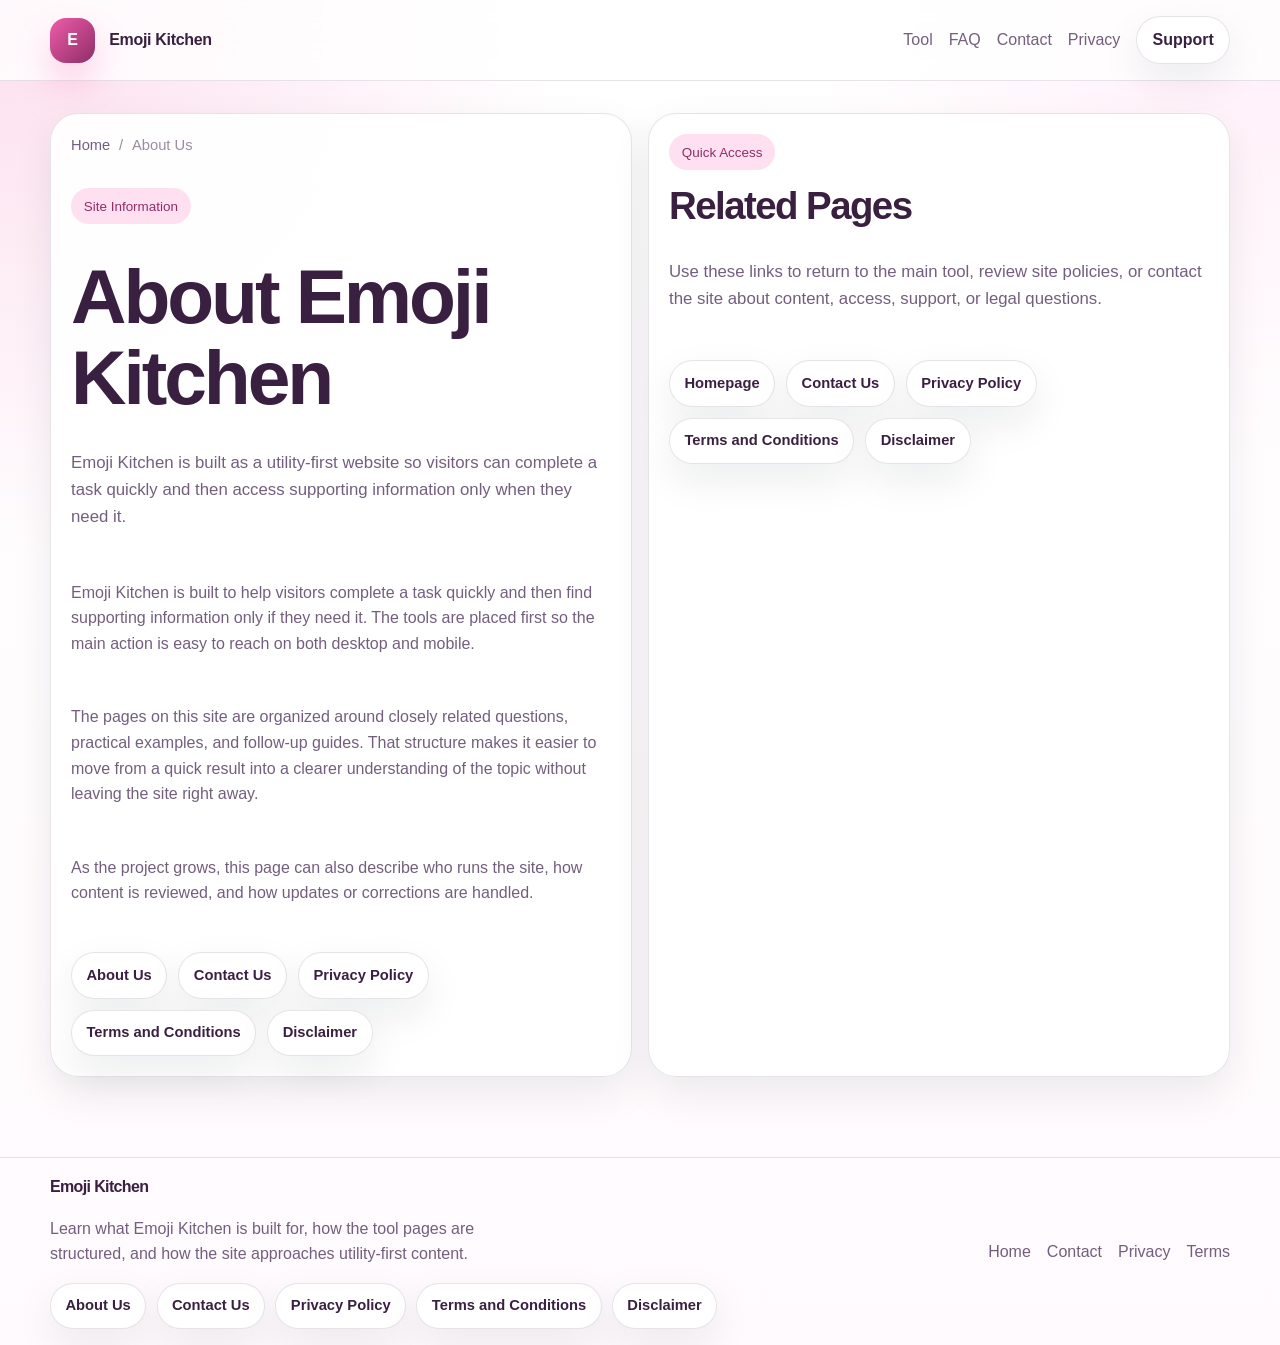
<file: about-us/index.html>
﻿<!DOCTYPE html>
<html lang="ja">
<head>
  <meta charset="utf-8">
  <meta name="viewport" content="width=device-width, initial-scale=1">
  <title>About Us | Emoji Kitchen</title>
  <meta name="description" content="Learn what Emoji Kitchen is built for, how the tool pages are structured, and how the site approaches utility-first content.">
  <meta name="robots" content="index,follow,max-image-preview:large,max-snippet:-1,max-video-preview:-1">
  <meta name="author" content="Emoji Kitchen">
  <link rel="canonical" href="https://xn--nckxbf7qn32rc1mgq3b.com/about-us/">
  <meta property="og:type" content="article">
  <meta property="og:title" content="About Us | Emoji Kitchen">
  <meta property="og:description" content="Learn what Emoji Kitchen is built for, how the tool pages are structured, and how the site approaches utility-first content.">
  <meta property="og:url" content="https://xn--nckxbf7qn32rc1mgq3b.com/about-us/">
  <meta property="og:site_name" content="Emoji Kitchen">
  <meta property="og:locale" content="ja_JP">
  <meta name="twitter:card" content="summary_large_image">
  <meta name="twitter:title" content="About Us | Emoji Kitchen">
  <meta name="twitter:description" content="Learn what Emoji Kitchen is built for, how the tool pages are structured, and how the site approaches utility-first content.">
  <link rel="stylesheet" href="../styles.css">
  <script type="application/ld+json">
  {
    "@context": "https://schema.org",
    "@type": "WebPage",
    "name": "About Us",
    "url": "https://xn--nckxbf7qn32rc1mgq3b.com/about-us/",
    "description": "Learn what Emoji Kitchen is built for, how the tool pages are structured, and how the site approaches utility-first content.",
    "isPartOf": { "@type": "WebSite", "name": "Emoji Kitchen", "url": "https://xn--nckxbf7qn32rc1mgq3b.com/" }
  }
  </script>
</head>
<body class="theme-emoji-candy">
  <header class="site-header">
    <div class="site-shell header-inner">
      <a class="brand" href="../index.html">
        <span class="brand-mark" aria-hidden="true">E</span>
        <span class="brand-title">Emoji Kitchen</span>
      </a>
      <div class="header-actions">
        <nav class="site-nav" aria-label="Primary">
          <a href="../index.html#tool">Tool</a>
<a href="../index.html#faq">FAQ</a>
<a href="../contact-us/index.html">Contact</a>
<a href="../privacy-policy/index.html">Privacy</a>
        </nav>
        <a class="support-trigger" href="https://ko-fi.com/myloveforyou" target="_blank" rel="nofollow sponsored noopener noreferrer">Support</a>
      </div>
    </div>
  </header>
  <main id="main-content">
    <section id="intro" class="hero">
      <div class="site-shell intro-layout">
        <div class="panel section-stack">
          <nav class="breadcrumbs" aria-label="Breadcrumb">
            <a href="../index.html">Home</a>
            <span>/</span>
            <span>About Us</span>
          </nav>
          <span class="eyebrow">Site Information</span>
          <h1>About Emoji Kitchen</h1>
          <p class="lede">Emoji Kitchen is built as a utility-first website so visitors can complete a task quickly and then access supporting information only when they need it.</p>
          <p>Emoji Kitchen is built to help visitors complete a task quickly and then find supporting information only if they need it. The tools are placed first so the main action is easy to reach on both desktop and mobile.</p>
          <p>The pages on this site are organized around closely related questions, practical examples, and follow-up guides. That structure makes it easier to move from a quick result into a clearer understanding of the topic without leaving the site right away.</p>
          <p>As the project grows, this page can also describe who runs the site, how content is reviewed, and how updates or corrections are handled.</p>
          <div class="inline-links" aria-label="Legal pages">
            <a class="inline-link" href="../about-us/index.html">About Us</a>
<a class="inline-link" href="../contact-us/index.html">Contact Us</a>
<a class="inline-link" href="../privacy-policy/index.html">Privacy Policy</a>
<a class="inline-link" href="../terms-and-conditions/index.html">Terms and Conditions</a>
<a class="inline-link" href="../disclaimer/index.html">Disclaimer</a>
          </div>
        </div>
        <aside class="panel section-stack">
          <span class="eyebrow">Quick Access</span>
          <h2>Related Pages</h2>
          <p class="lede">Use these links to return to the main tool, review site policies, or contact the site about content, access, support, or legal questions.</p>
          <div class="inline-links">
            <a class="inline-link" href="../index.html">Homepage</a>
            <a class="inline-link" href="../contact-us/index.html">Contact Us</a>
            <a class="inline-link" href="../privacy-policy/index.html">Privacy Policy</a>
            <a class="inline-link" href="../terms-and-conditions/index.html">Terms and Conditions</a>
            <a class="inline-link" href="../disclaimer/index.html">Disclaimer</a>
          </div>
        </aside>
      </div>
    </section>
  </main>
  <footer class="footer-wrap">
    <div class="site-shell footer-inner">
      <div>
        <strong class="brand-title">Emoji Kitchen</strong>
        <p class="footer-note">Learn what Emoji Kitchen is built for, how the tool pages are structured, and how the site approaches utility-first content.</p>
        <div class="footer-cluster" aria-label="Legal pages">
          <a class="inline-link" href="../about-us/index.html">About Us</a>
<a class="inline-link" href="../contact-us/index.html">Contact Us</a>
<a class="inline-link" href="../privacy-policy/index.html">Privacy Policy</a>
<a class="inline-link" href="../terms-and-conditions/index.html">Terms and Conditions</a>
<a class="inline-link" href="../disclaimer/index.html">Disclaimer</a>
        </div>
      </div>
      <nav class="site-nav" aria-label="Footer">
        <a href="../index.html">Home</a>
        <a href="../contact-us/index.html">Contact</a>
        <a href="../privacy-policy/index.html">Privacy</a>
        <a href="../terms-and-conditions/index.html">Terms</a>
      </nav>
    </div>
  </footer>
</body>
</html>
</file>
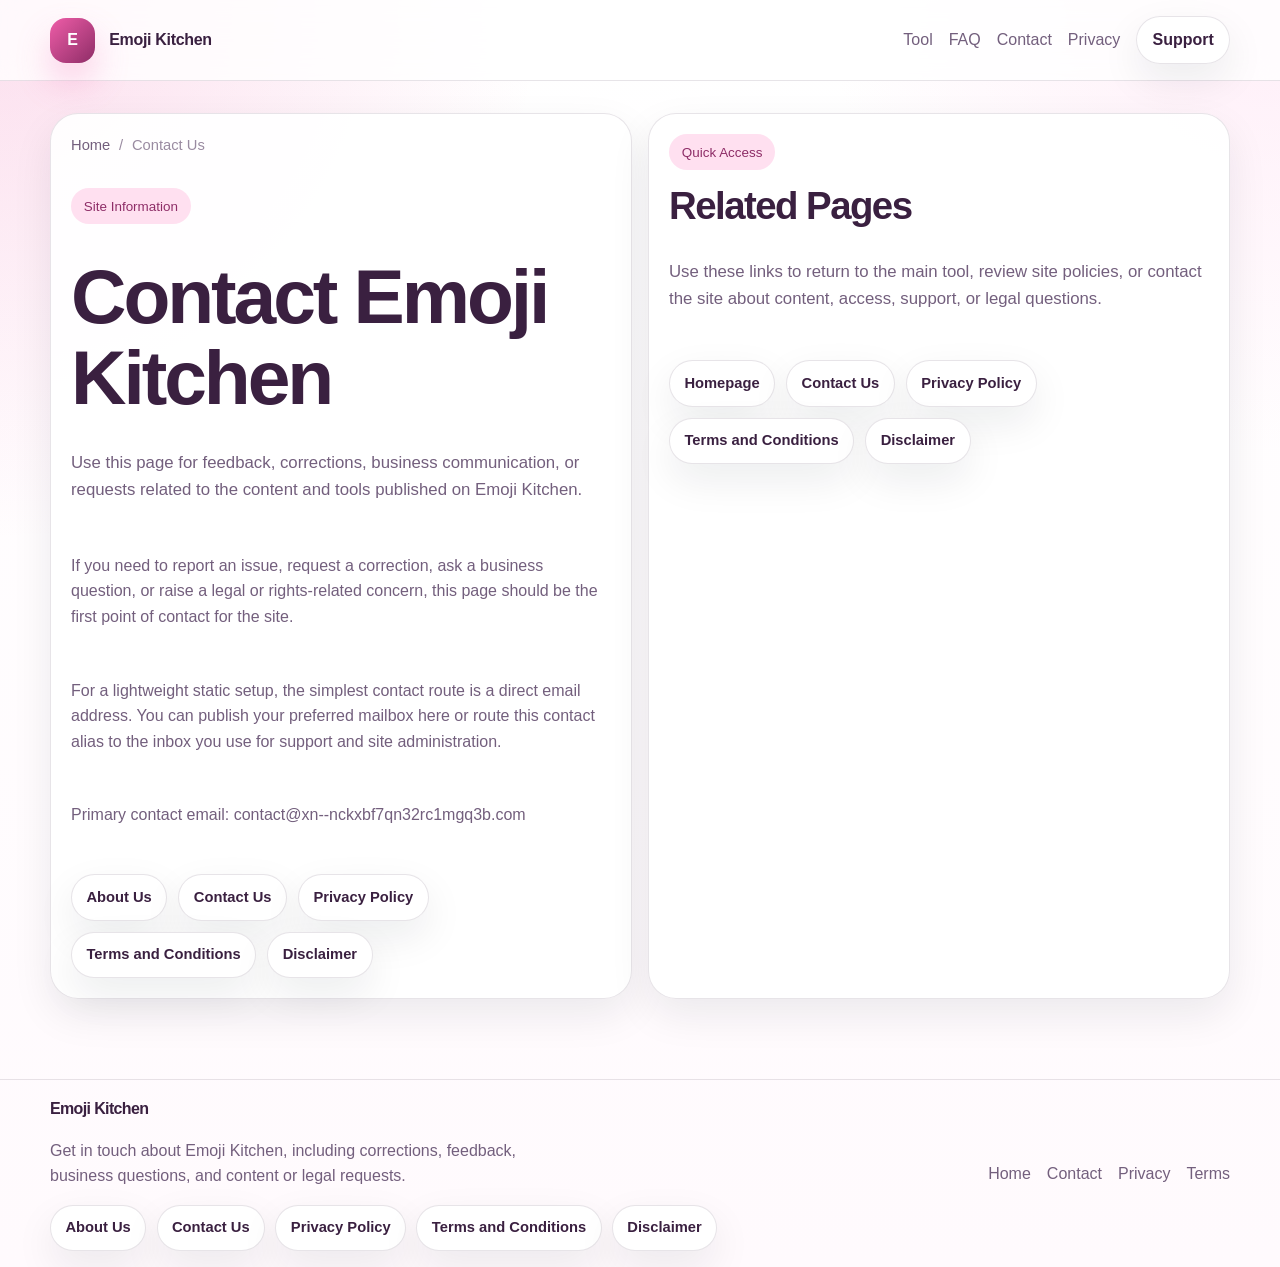
<file: contact-us/index.html>
﻿<!DOCTYPE html>
<html lang="ja">
<head>
  <meta charset="utf-8">
  <meta name="viewport" content="width=device-width, initial-scale=1">
  <title>Contact Us | Emoji Kitchen</title>
  <meta name="description" content="Get in touch about Emoji Kitchen, including corrections, feedback, business questions, and content or legal requests.">
  <meta name="robots" content="index,follow,max-image-preview:large,max-snippet:-1,max-video-preview:-1">
  <meta name="author" content="Emoji Kitchen">
  <link rel="canonical" href="https://xn--nckxbf7qn32rc1mgq3b.com/contact-us/">
  <meta property="og:type" content="article">
  <meta property="og:title" content="Contact Us | Emoji Kitchen">
  <meta property="og:description" content="Get in touch about Emoji Kitchen, including corrections, feedback, business questions, and content or legal requests.">
  <meta property="og:url" content="https://xn--nckxbf7qn32rc1mgq3b.com/contact-us/">
  <meta property="og:site_name" content="Emoji Kitchen">
  <meta property="og:locale" content="ja_JP">
  <meta name="twitter:card" content="summary_large_image">
  <meta name="twitter:title" content="Contact Us | Emoji Kitchen">
  <meta name="twitter:description" content="Get in touch about Emoji Kitchen, including corrections, feedback, business questions, and content or legal requests.">
  <link rel="stylesheet" href="../styles.css">
  <script type="application/ld+json">
  {
    "@context": "https://schema.org",
    "@type": "WebPage",
    "name": "Contact Us",
    "url": "https://xn--nckxbf7qn32rc1mgq3b.com/contact-us/",
    "description": "Get in touch about Emoji Kitchen, including corrections, feedback, business questions, and content or legal requests.",
    "isPartOf": { "@type": "WebSite", "name": "Emoji Kitchen", "url": "https://xn--nckxbf7qn32rc1mgq3b.com/" }
  }
  </script>
</head>
<body class="theme-emoji-candy">
  <header class="site-header">
    <div class="site-shell header-inner">
      <a class="brand" href="../index.html">
        <span class="brand-mark" aria-hidden="true">E</span>
        <span class="brand-title">Emoji Kitchen</span>
      </a>
      <div class="header-actions">
        <nav class="site-nav" aria-label="Primary">
          <a href="../index.html#tool">Tool</a>
<a href="../index.html#faq">FAQ</a>
<a href="../contact-us/index.html">Contact</a>
<a href="../privacy-policy/index.html">Privacy</a>
        </nav>
        <a class="support-trigger" href="https://ko-fi.com/myloveforyou" target="_blank" rel="nofollow sponsored noopener noreferrer">Support</a>
      </div>
    </div>
  </header>
  <main id="main-content">
    <section id="intro" class="hero">
      <div class="site-shell intro-layout">
        <div class="panel section-stack">
          <nav class="breadcrumbs" aria-label="Breadcrumb">
            <a href="../index.html">Home</a>
            <span>/</span>
            <span>Contact Us</span>
          </nav>
          <span class="eyebrow">Site Information</span>
          <h1>Contact Emoji Kitchen</h1>
          <p class="lede">Use this page for feedback, corrections, business communication, or requests related to the content and tools published on Emoji Kitchen.</p>
          <p>If you need to report an issue, request a correction, ask a business question, or raise a legal or rights-related concern, this page should be the first point of contact for the site.</p>
          <p>For a lightweight static setup, the simplest contact route is a direct email address. You can publish your preferred mailbox here or route this contact alias to the inbox you use for support and site administration.</p>
          <p>Primary contact email: contact@xn--nckxbf7qn32rc1mgq3b.com</p>
          <div class="inline-links" aria-label="Legal pages">
            <a class="inline-link" href="../about-us/index.html">About Us</a>
<a class="inline-link" href="../contact-us/index.html">Contact Us</a>
<a class="inline-link" href="../privacy-policy/index.html">Privacy Policy</a>
<a class="inline-link" href="../terms-and-conditions/index.html">Terms and Conditions</a>
<a class="inline-link" href="../disclaimer/index.html">Disclaimer</a>
          </div>
        </div>
        <aside class="panel section-stack">
          <span class="eyebrow">Quick Access</span>
          <h2>Related Pages</h2>
          <p class="lede">Use these links to return to the main tool, review site policies, or contact the site about content, access, support, or legal questions.</p>
          <div class="inline-links">
            <a class="inline-link" href="../index.html">Homepage</a>
            <a class="inline-link" href="../contact-us/index.html">Contact Us</a>
            <a class="inline-link" href="../privacy-policy/index.html">Privacy Policy</a>
            <a class="inline-link" href="../terms-and-conditions/index.html">Terms and Conditions</a>
            <a class="inline-link" href="../disclaimer/index.html">Disclaimer</a>
          </div>
        </aside>
      </div>
    </section>
  </main>
  <footer class="footer-wrap">
    <div class="site-shell footer-inner">
      <div>
        <strong class="brand-title">Emoji Kitchen</strong>
        <p class="footer-note">Get in touch about Emoji Kitchen, including corrections, feedback, business questions, and content or legal requests.</p>
        <div class="footer-cluster" aria-label="Legal pages">
          <a class="inline-link" href="../about-us/index.html">About Us</a>
<a class="inline-link" href="../contact-us/index.html">Contact Us</a>
<a class="inline-link" href="../privacy-policy/index.html">Privacy Policy</a>
<a class="inline-link" href="../terms-and-conditions/index.html">Terms and Conditions</a>
<a class="inline-link" href="../disclaimer/index.html">Disclaimer</a>
        </div>
      </div>
      <nav class="site-nav" aria-label="Footer">
        <a href="../index.html">Home</a>
        <a href="../contact-us/index.html">Contact</a>
        <a href="../privacy-policy/index.html">Privacy</a>
        <a href="../terms-and-conditions/index.html">Terms</a>
      </nav>
    </div>
  </footer>
</body>
</html>
</file>
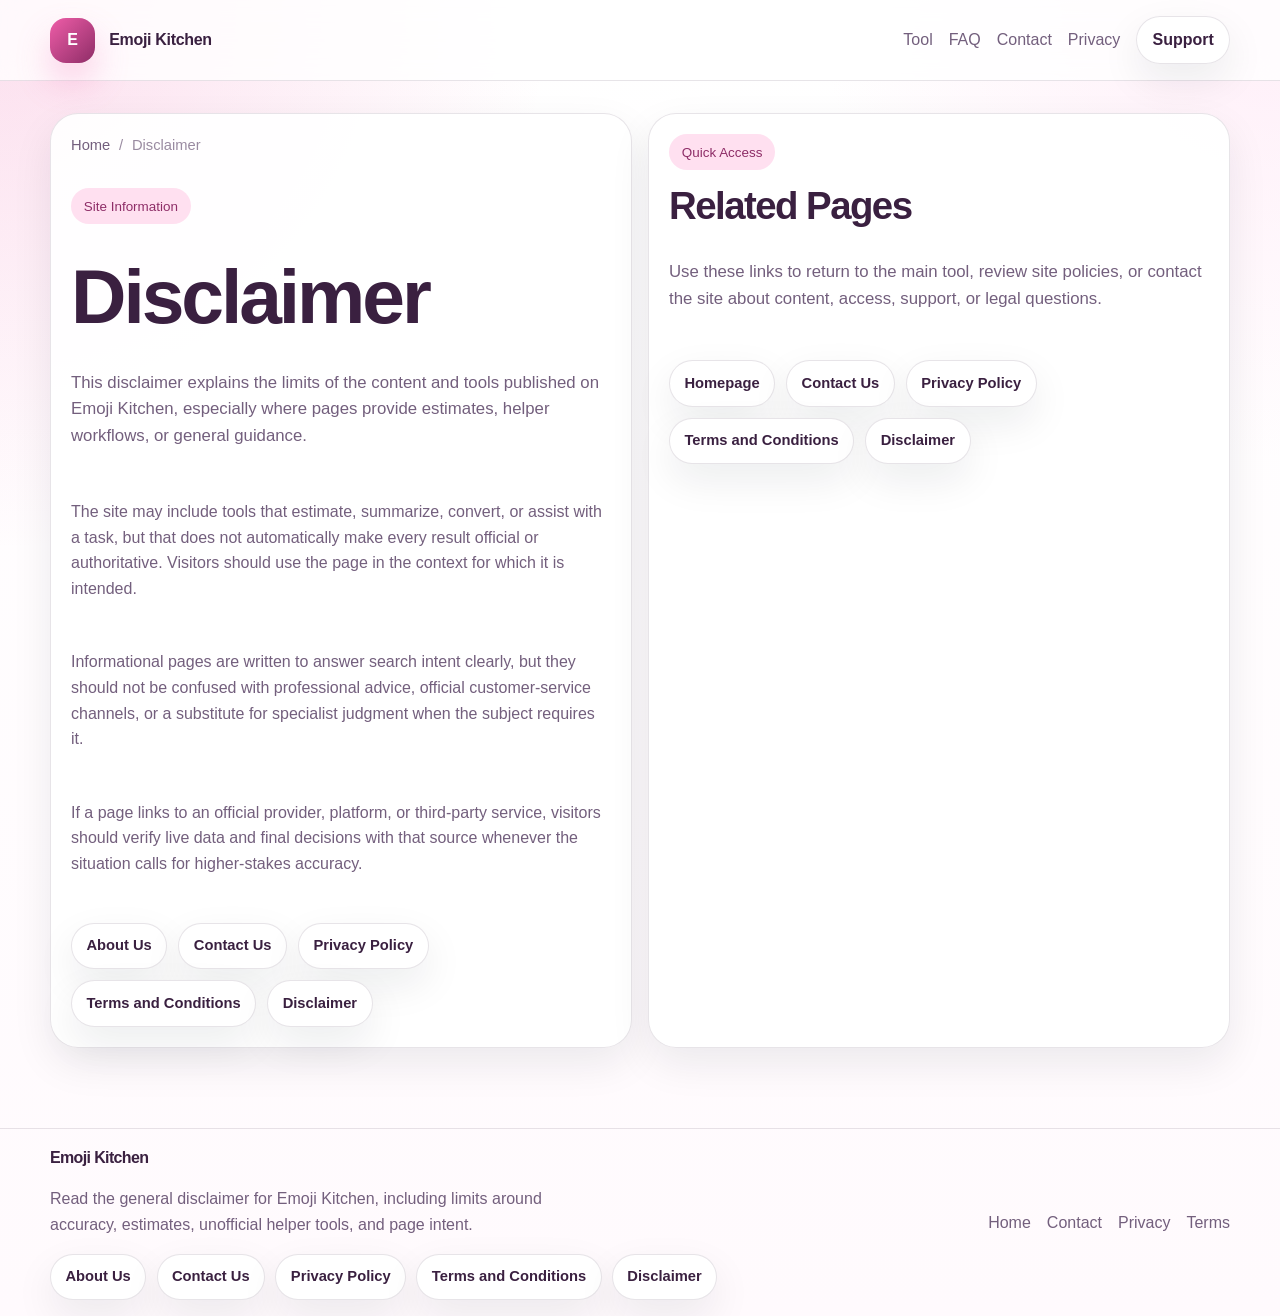
<file: disclaimer/index.html>
﻿<!DOCTYPE html>
<html lang="ja">
<head>
  <meta charset="utf-8">
  <meta name="viewport" content="width=device-width, initial-scale=1">
  <title>Disclaimer | Emoji Kitchen</title>
  <meta name="description" content="Read the general disclaimer for Emoji Kitchen, including limits around accuracy, estimates, unofficial helper tools, and page intent.">
  <meta name="robots" content="index,follow,max-image-preview:large,max-snippet:-1,max-video-preview:-1">
  <meta name="author" content="Emoji Kitchen">
  <link rel="canonical" href="https://xn--nckxbf7qn32rc1mgq3b.com/disclaimer/">
  <meta property="og:type" content="article">
  <meta property="og:title" content="Disclaimer | Emoji Kitchen">
  <meta property="og:description" content="Read the general disclaimer for Emoji Kitchen, including limits around accuracy, estimates, unofficial helper tools, and page intent.">
  <meta property="og:url" content="https://xn--nckxbf7qn32rc1mgq3b.com/disclaimer/">
  <meta property="og:site_name" content="Emoji Kitchen">
  <meta property="og:locale" content="ja_JP">
  <meta name="twitter:card" content="summary_large_image">
  <meta name="twitter:title" content="Disclaimer | Emoji Kitchen">
  <meta name="twitter:description" content="Read the general disclaimer for Emoji Kitchen, including limits around accuracy, estimates, unofficial helper tools, and page intent.">
  <link rel="stylesheet" href="../styles.css">
  <script type="application/ld+json">
  {
    "@context": "https://schema.org",
    "@type": "WebPage",
    "name": "Disclaimer",
    "url": "https://xn--nckxbf7qn32rc1mgq3b.com/disclaimer/",
    "description": "Read the general disclaimer for Emoji Kitchen, including limits around accuracy, estimates, unofficial helper tools, and page intent.",
    "isPartOf": { "@type": "WebSite", "name": "Emoji Kitchen", "url": "https://xn--nckxbf7qn32rc1mgq3b.com/" }
  }
  </script>
</head>
<body class="theme-emoji-candy">
  <header class="site-header">
    <div class="site-shell header-inner">
      <a class="brand" href="../index.html">
        <span class="brand-mark" aria-hidden="true">E</span>
        <span class="brand-title">Emoji Kitchen</span>
      </a>
      <div class="header-actions">
        <nav class="site-nav" aria-label="Primary">
          <a href="../index.html#tool">Tool</a>
<a href="../index.html#faq">FAQ</a>
<a href="../contact-us/index.html">Contact</a>
<a href="../privacy-policy/index.html">Privacy</a>
        </nav>
        <a class="support-trigger" href="https://ko-fi.com/myloveforyou" target="_blank" rel="nofollow sponsored noopener noreferrer">Support</a>
      </div>
    </div>
  </header>
  <main id="main-content">
    <section id="intro" class="hero">
      <div class="site-shell intro-layout">
        <div class="panel section-stack">
          <nav class="breadcrumbs" aria-label="Breadcrumb">
            <a href="../index.html">Home</a>
            <span>/</span>
            <span>Disclaimer</span>
          </nav>
          <span class="eyebrow">Site Information</span>
          <h1>Disclaimer</h1>
          <p class="lede">This disclaimer explains the limits of the content and tools published on Emoji Kitchen, especially where pages provide estimates, helper workflows, or general guidance.</p>
          <p>The site may include tools that estimate, summarize, convert, or assist with a task, but that does not automatically make every result official or authoritative. Visitors should use the page in the context for which it is intended.</p>
          <p>Informational pages are written to answer search intent clearly, but they should not be confused with professional advice, official customer-service channels, or a substitute for specialist judgment when the subject requires it.</p>
          <p>If a page links to an official provider, platform, or third-party service, visitors should verify live data and final decisions with that source whenever the situation calls for higher-stakes accuracy.</p>
          <div class="inline-links" aria-label="Legal pages">
            <a class="inline-link" href="../about-us/index.html">About Us</a>
<a class="inline-link" href="../contact-us/index.html">Contact Us</a>
<a class="inline-link" href="../privacy-policy/index.html">Privacy Policy</a>
<a class="inline-link" href="../terms-and-conditions/index.html">Terms and Conditions</a>
<a class="inline-link" href="../disclaimer/index.html">Disclaimer</a>
          </div>
        </div>
        <aside class="panel section-stack">
          <span class="eyebrow">Quick Access</span>
          <h2>Related Pages</h2>
          <p class="lede">Use these links to return to the main tool, review site policies, or contact the site about content, access, support, or legal questions.</p>
          <div class="inline-links">
            <a class="inline-link" href="../index.html">Homepage</a>
            <a class="inline-link" href="../contact-us/index.html">Contact Us</a>
            <a class="inline-link" href="../privacy-policy/index.html">Privacy Policy</a>
            <a class="inline-link" href="../terms-and-conditions/index.html">Terms and Conditions</a>
            <a class="inline-link" href="../disclaimer/index.html">Disclaimer</a>
          </div>
        </aside>
      </div>
    </section>
  </main>
  <footer class="footer-wrap">
    <div class="site-shell footer-inner">
      <div>
        <strong class="brand-title">Emoji Kitchen</strong>
        <p class="footer-note">Read the general disclaimer for Emoji Kitchen, including limits around accuracy, estimates, unofficial helper tools, and page intent.</p>
        <div class="footer-cluster" aria-label="Legal pages">
          <a class="inline-link" href="../about-us/index.html">About Us</a>
<a class="inline-link" href="../contact-us/index.html">Contact Us</a>
<a class="inline-link" href="../privacy-policy/index.html">Privacy Policy</a>
<a class="inline-link" href="../terms-and-conditions/index.html">Terms and Conditions</a>
<a class="inline-link" href="../disclaimer/index.html">Disclaimer</a>
        </div>
      </div>
      <nav class="site-nav" aria-label="Footer">
        <a href="../index.html">Home</a>
        <a href="../contact-us/index.html">Contact</a>
        <a href="../privacy-policy/index.html">Privacy</a>
        <a href="../terms-and-conditions/index.html">Terms</a>
      </nav>
    </div>
  </footer>
</body>
</html>
</file>
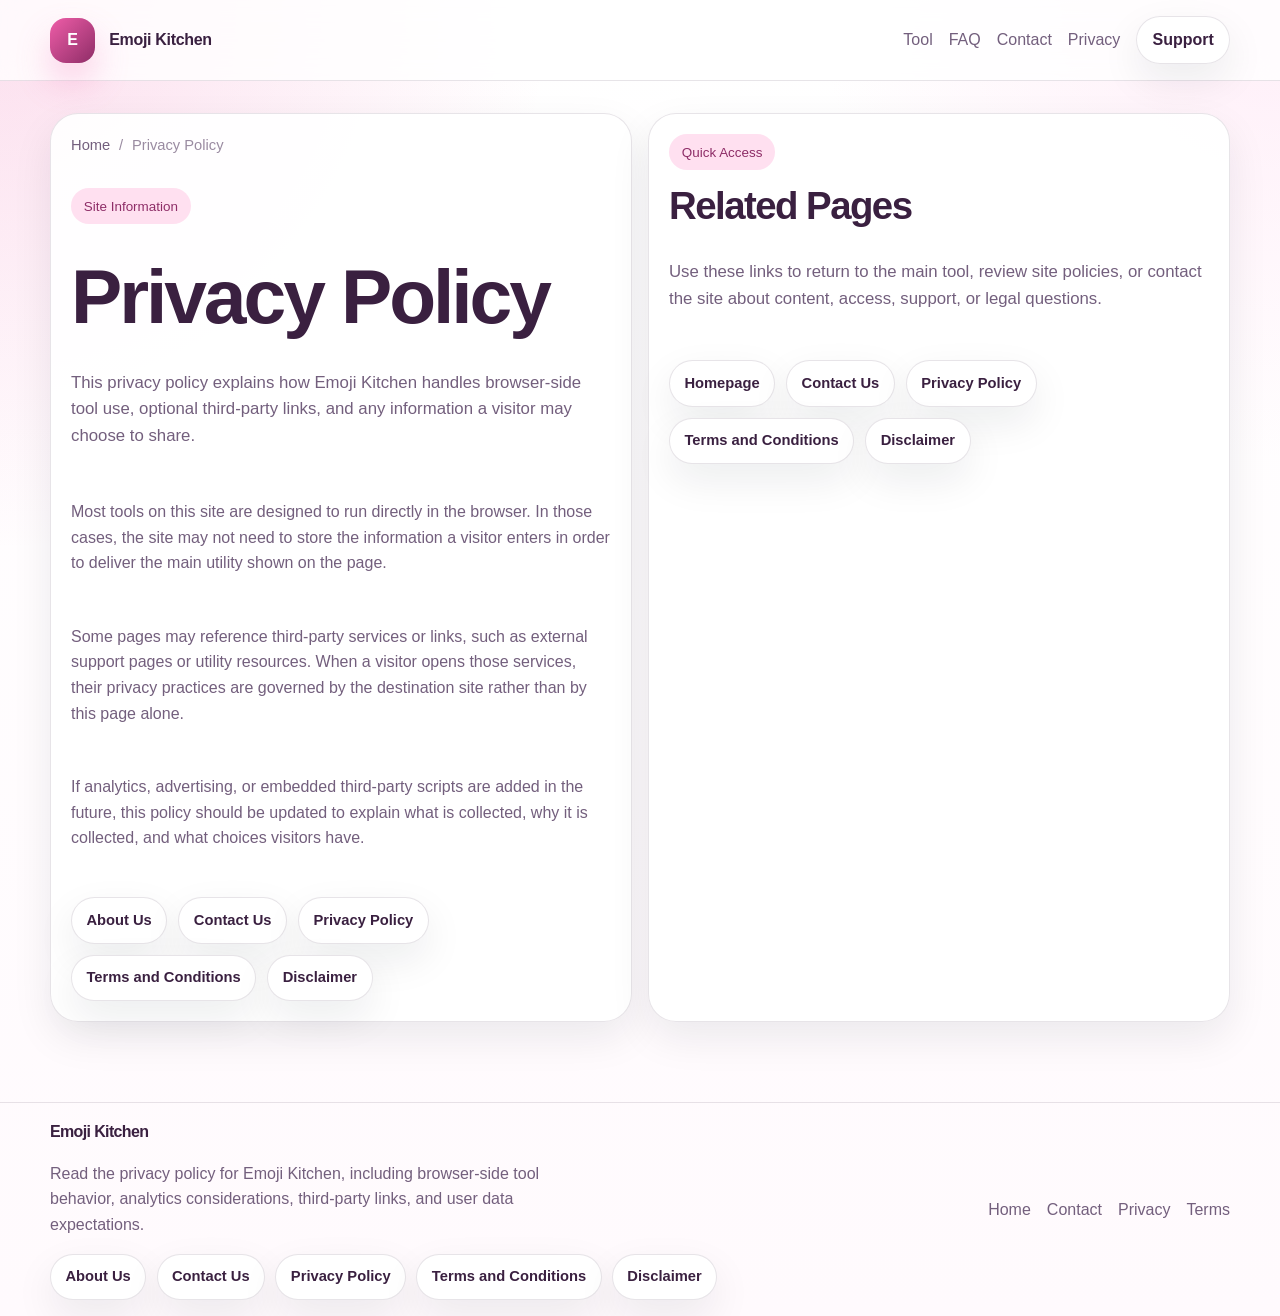
<file: privacy-policy/index.html>
﻿<!DOCTYPE html>
<html lang="ja">
<head>
  <meta charset="utf-8">
  <meta name="viewport" content="width=device-width, initial-scale=1">
  <title>Privacy Policy | Emoji Kitchen</title>
  <meta name="description" content="Read the privacy policy for Emoji Kitchen, including browser-side tool behavior, analytics considerations, third-party links, and user data expectations.">
  <meta name="robots" content="index,follow,max-image-preview:large,max-snippet:-1,max-video-preview:-1">
  <meta name="author" content="Emoji Kitchen">
  <link rel="canonical" href="https://xn--nckxbf7qn32rc1mgq3b.com/privacy-policy/">
  <meta property="og:type" content="article">
  <meta property="og:title" content="Privacy Policy | Emoji Kitchen">
  <meta property="og:description" content="Read the privacy policy for Emoji Kitchen, including browser-side tool behavior, analytics considerations, third-party links, and user data expectations.">
  <meta property="og:url" content="https://xn--nckxbf7qn32rc1mgq3b.com/privacy-policy/">
  <meta property="og:site_name" content="Emoji Kitchen">
  <meta property="og:locale" content="ja_JP">
  <meta name="twitter:card" content="summary_large_image">
  <meta name="twitter:title" content="Privacy Policy | Emoji Kitchen">
  <meta name="twitter:description" content="Read the privacy policy for Emoji Kitchen, including browser-side tool behavior, analytics considerations, third-party links, and user data expectations.">
  <link rel="stylesheet" href="../styles.css">
  <script type="application/ld+json">
  {
    "@context": "https://schema.org",
    "@type": "WebPage",
    "name": "Privacy Policy",
    "url": "https://xn--nckxbf7qn32rc1mgq3b.com/privacy-policy/",
    "description": "Read the privacy policy for Emoji Kitchen, including browser-side tool behavior, analytics considerations, third-party links, and user data expectations.",
    "isPartOf": { "@type": "WebSite", "name": "Emoji Kitchen", "url": "https://xn--nckxbf7qn32rc1mgq3b.com/" }
  }
  </script>
</head>
<body class="theme-emoji-candy">
  <header class="site-header">
    <div class="site-shell header-inner">
      <a class="brand" href="../index.html">
        <span class="brand-mark" aria-hidden="true">E</span>
        <span class="brand-title">Emoji Kitchen</span>
      </a>
      <div class="header-actions">
        <nav class="site-nav" aria-label="Primary">
          <a href="../index.html#tool">Tool</a>
<a href="../index.html#faq">FAQ</a>
<a href="../contact-us/index.html">Contact</a>
<a href="../privacy-policy/index.html">Privacy</a>
        </nav>
        <a class="support-trigger" href="https://ko-fi.com/myloveforyou" target="_blank" rel="nofollow sponsored noopener noreferrer">Support</a>
      </div>
    </div>
  </header>
  <main id="main-content">
    <section id="intro" class="hero">
      <div class="site-shell intro-layout">
        <div class="panel section-stack">
          <nav class="breadcrumbs" aria-label="Breadcrumb">
            <a href="../index.html">Home</a>
            <span>/</span>
            <span>Privacy Policy</span>
          </nav>
          <span class="eyebrow">Site Information</span>
          <h1>Privacy Policy</h1>
          <p class="lede">This privacy policy explains how Emoji Kitchen handles browser-side tool use, optional third-party links, and any information a visitor may choose to share.</p>
          <p>Most tools on this site are designed to run directly in the browser. In those cases, the site may not need to store the information a visitor enters in order to deliver the main utility shown on the page.</p>
          <p>Some pages may reference third-party services or links, such as external support pages or utility resources. When a visitor opens those services, their privacy practices are governed by the destination site rather than by this page alone.</p>
          <p>If analytics, advertising, or embedded third-party scripts are added in the future, this policy should be updated to explain what is collected, why it is collected, and what choices visitors have.</p>
          <div class="inline-links" aria-label="Legal pages">
            <a class="inline-link" href="../about-us/index.html">About Us</a>
<a class="inline-link" href="../contact-us/index.html">Contact Us</a>
<a class="inline-link" href="../privacy-policy/index.html">Privacy Policy</a>
<a class="inline-link" href="../terms-and-conditions/index.html">Terms and Conditions</a>
<a class="inline-link" href="../disclaimer/index.html">Disclaimer</a>
          </div>
        </div>
        <aside class="panel section-stack">
          <span class="eyebrow">Quick Access</span>
          <h2>Related Pages</h2>
          <p class="lede">Use these links to return to the main tool, review site policies, or contact the site about content, access, support, or legal questions.</p>
          <div class="inline-links">
            <a class="inline-link" href="../index.html">Homepage</a>
            <a class="inline-link" href="../contact-us/index.html">Contact Us</a>
            <a class="inline-link" href="../privacy-policy/index.html">Privacy Policy</a>
            <a class="inline-link" href="../terms-and-conditions/index.html">Terms and Conditions</a>
            <a class="inline-link" href="../disclaimer/index.html">Disclaimer</a>
          </div>
        </aside>
      </div>
    </section>
  </main>
  <footer class="footer-wrap">
    <div class="site-shell footer-inner">
      <div>
        <strong class="brand-title">Emoji Kitchen</strong>
        <p class="footer-note">Read the privacy policy for Emoji Kitchen, including browser-side tool behavior, analytics considerations, third-party links, and user data expectations.</p>
        <div class="footer-cluster" aria-label="Legal pages">
          <a class="inline-link" href="../about-us/index.html">About Us</a>
<a class="inline-link" href="../contact-us/index.html">Contact Us</a>
<a class="inline-link" href="../privacy-policy/index.html">Privacy Policy</a>
<a class="inline-link" href="../terms-and-conditions/index.html">Terms and Conditions</a>
<a class="inline-link" href="../disclaimer/index.html">Disclaimer</a>
        </div>
      </div>
      <nav class="site-nav" aria-label="Footer">
        <a href="../index.html">Home</a>
        <a href="../contact-us/index.html">Contact</a>
        <a href="../privacy-policy/index.html">Privacy</a>
        <a href="../terms-and-conditions/index.html">Terms</a>
      </nav>
    </div>
  </footer>
</body>
</html>
</file>
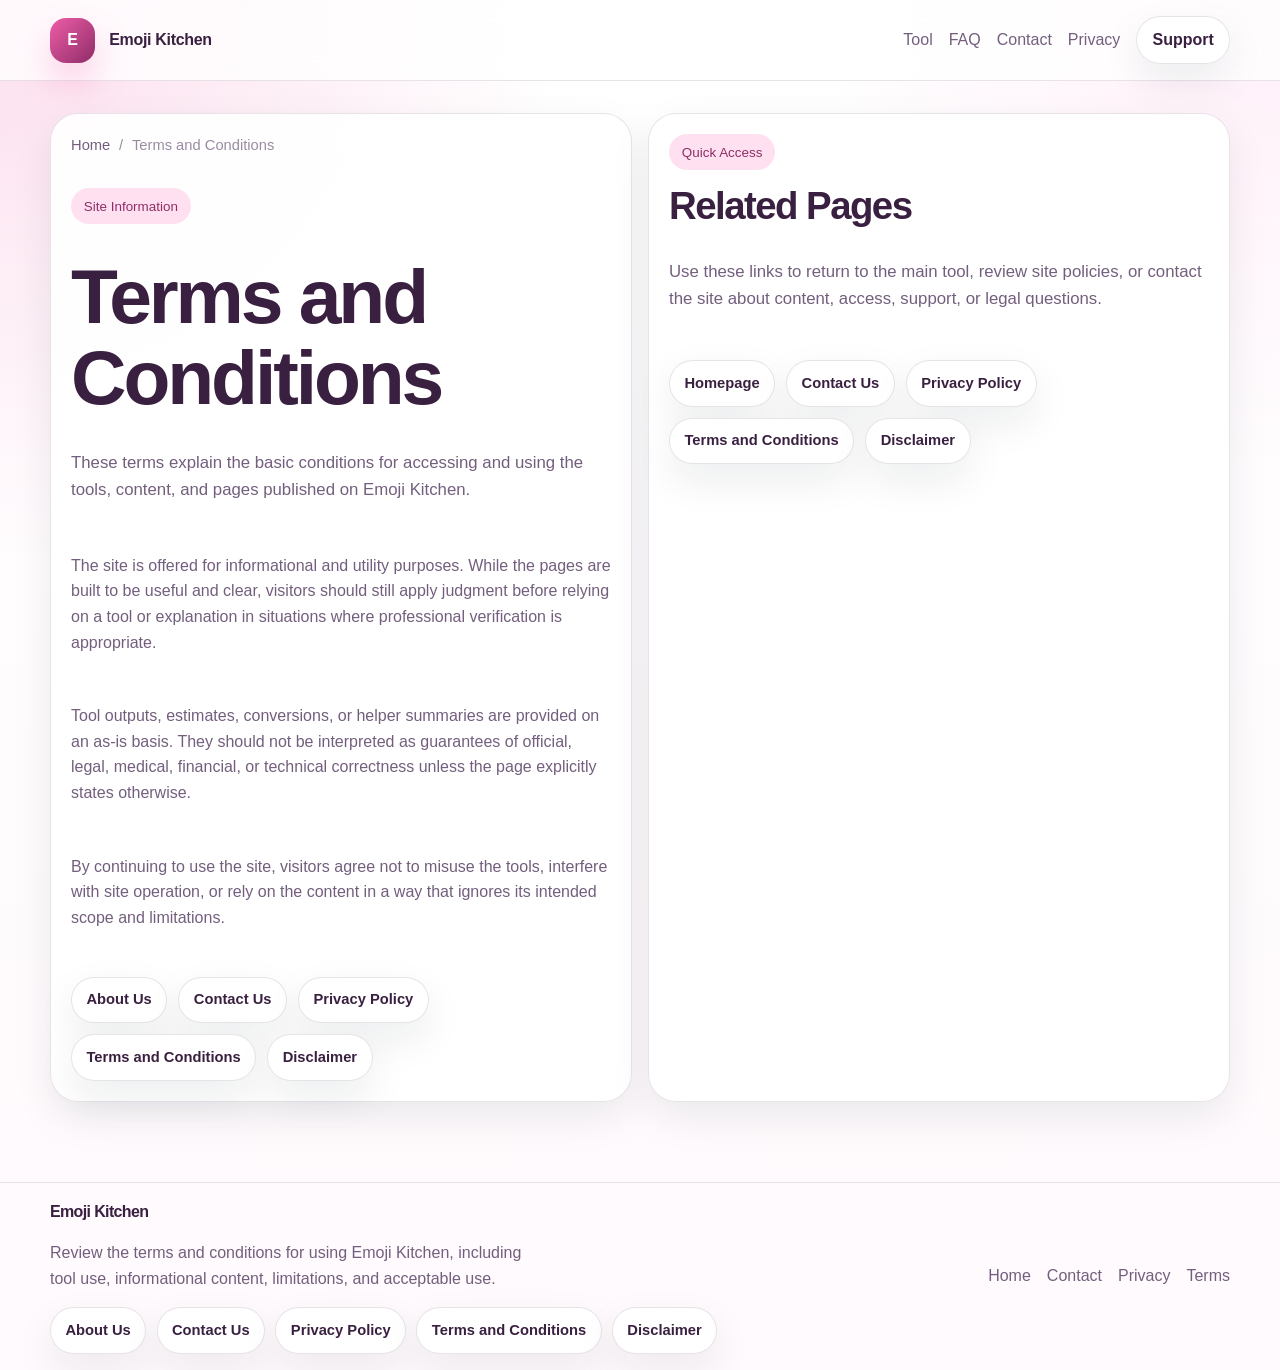
<file: terms-and-conditions/index.html>
﻿<!DOCTYPE html>
<html lang="ja">
<head>
  <meta charset="utf-8">
  <meta name="viewport" content="width=device-width, initial-scale=1">
  <title>Terms and Conditions | Emoji Kitchen</title>
  <meta name="description" content="Review the terms and conditions for using Emoji Kitchen, including tool use, informational content, limitations, and acceptable use.">
  <meta name="robots" content="index,follow,max-image-preview:large,max-snippet:-1,max-video-preview:-1">
  <meta name="author" content="Emoji Kitchen">
  <link rel="canonical" href="https://xn--nckxbf7qn32rc1mgq3b.com/terms-and-conditions/">
  <meta property="og:type" content="article">
  <meta property="og:title" content="Terms and Conditions | Emoji Kitchen">
  <meta property="og:description" content="Review the terms and conditions for using Emoji Kitchen, including tool use, informational content, limitations, and acceptable use.">
  <meta property="og:url" content="https://xn--nckxbf7qn32rc1mgq3b.com/terms-and-conditions/">
  <meta property="og:site_name" content="Emoji Kitchen">
  <meta property="og:locale" content="ja_JP">
  <meta name="twitter:card" content="summary_large_image">
  <meta name="twitter:title" content="Terms and Conditions | Emoji Kitchen">
  <meta name="twitter:description" content="Review the terms and conditions for using Emoji Kitchen, including tool use, informational content, limitations, and acceptable use.">
  <link rel="stylesheet" href="../styles.css">
  <script type="application/ld+json">
  {
    "@context": "https://schema.org",
    "@type": "WebPage",
    "name": "Terms and Conditions",
    "url": "https://xn--nckxbf7qn32rc1mgq3b.com/terms-and-conditions/",
    "description": "Review the terms and conditions for using Emoji Kitchen, including tool use, informational content, limitations, and acceptable use.",
    "isPartOf": { "@type": "WebSite", "name": "Emoji Kitchen", "url": "https://xn--nckxbf7qn32rc1mgq3b.com/" }
  }
  </script>
</head>
<body class="theme-emoji-candy">
  <header class="site-header">
    <div class="site-shell header-inner">
      <a class="brand" href="../index.html">
        <span class="brand-mark" aria-hidden="true">E</span>
        <span class="brand-title">Emoji Kitchen</span>
      </a>
      <div class="header-actions">
        <nav class="site-nav" aria-label="Primary">
          <a href="../index.html#tool">Tool</a>
<a href="../index.html#faq">FAQ</a>
<a href="../contact-us/index.html">Contact</a>
<a href="../privacy-policy/index.html">Privacy</a>
        </nav>
        <a class="support-trigger" href="https://ko-fi.com/myloveforyou" target="_blank" rel="nofollow sponsored noopener noreferrer">Support</a>
      </div>
    </div>
  </header>
  <main id="main-content">
    <section id="intro" class="hero">
      <div class="site-shell intro-layout">
        <div class="panel section-stack">
          <nav class="breadcrumbs" aria-label="Breadcrumb">
            <a href="../index.html">Home</a>
            <span>/</span>
            <span>Terms and Conditions</span>
          </nav>
          <span class="eyebrow">Site Information</span>
          <h1>Terms and Conditions</h1>
          <p class="lede">These terms explain the basic conditions for accessing and using the tools, content, and pages published on Emoji Kitchen.</p>
          <p>The site is offered for informational and utility purposes. While the pages are built to be useful and clear, visitors should still apply judgment before relying on a tool or explanation in situations where professional verification is appropriate.</p>
          <p>Tool outputs, estimates, conversions, or helper summaries are provided on an as-is basis. They should not be interpreted as guarantees of official, legal, medical, financial, or technical correctness unless the page explicitly states otherwise.</p>
          <p>By continuing to use the site, visitors agree not to misuse the tools, interfere with site operation, or rely on the content in a way that ignores its intended scope and limitations.</p>
          <div class="inline-links" aria-label="Legal pages">
            <a class="inline-link" href="../about-us/index.html">About Us</a>
<a class="inline-link" href="../contact-us/index.html">Contact Us</a>
<a class="inline-link" href="../privacy-policy/index.html">Privacy Policy</a>
<a class="inline-link" href="../terms-and-conditions/index.html">Terms and Conditions</a>
<a class="inline-link" href="../disclaimer/index.html">Disclaimer</a>
          </div>
        </div>
        <aside class="panel section-stack">
          <span class="eyebrow">Quick Access</span>
          <h2>Related Pages</h2>
          <p class="lede">Use these links to return to the main tool, review site policies, or contact the site about content, access, support, or legal questions.</p>
          <div class="inline-links">
            <a class="inline-link" href="../index.html">Homepage</a>
            <a class="inline-link" href="../contact-us/index.html">Contact Us</a>
            <a class="inline-link" href="../privacy-policy/index.html">Privacy Policy</a>
            <a class="inline-link" href="../terms-and-conditions/index.html">Terms and Conditions</a>
            <a class="inline-link" href="../disclaimer/index.html">Disclaimer</a>
          </div>
        </aside>
      </div>
    </section>
  </main>
  <footer class="footer-wrap">
    <div class="site-shell footer-inner">
      <div>
        <strong class="brand-title">Emoji Kitchen</strong>
        <p class="footer-note">Review the terms and conditions for using Emoji Kitchen, including tool use, informational content, limitations, and acceptable use.</p>
        <div class="footer-cluster" aria-label="Legal pages">
          <a class="inline-link" href="../about-us/index.html">About Us</a>
<a class="inline-link" href="../contact-us/index.html">Contact Us</a>
<a class="inline-link" href="../privacy-policy/index.html">Privacy Policy</a>
<a class="inline-link" href="../terms-and-conditions/index.html">Terms and Conditions</a>
<a class="inline-link" href="../disclaimer/index.html">Disclaimer</a>
        </div>
      </div>
      <nav class="site-nav" aria-label="Footer">
        <a href="../index.html">Home</a>
        <a href="../contact-us/index.html">Contact</a>
        <a href="../privacy-policy/index.html">Privacy</a>
        <a href="../terms-and-conditions/index.html">Terms</a>
      </nav>
    </div>
  </footer>
</body>
</html>
</file>
<file: styles.css>
﻿:root {
  --radius: 28px;
  --radius-sm: 18px;
  --shadow: 0 28px 80px rgba(15, 23, 42, 0.12);
  --shadow-soft: 0 16px 40px rgba(15, 23, 42, 0.08);
  --max-width: 1180px;
  --ruler-cm: 38px;
}

* { box-sizing: border-box; }
html { scroll-behavior: smooth; }
body {
  margin: 0;
  color: var(--ink);
  font-family: var(--font-main);
  line-height: 1.6;
  background:
    radial-gradient(circle at top left, var(--bg-a), transparent 30%),
    radial-gradient(circle at top right, var(--bg-b), transparent 25%),
    linear-gradient(180deg, #ffffff 0%, var(--bg-c) 100%);
}

a { color: inherit; text-decoration: none; }
button, input, select, textarea { font: inherit; }
button { cursor: pointer; }
img, canvas { max-width: 100%; display: block; }

.site-shell {
  width: min(var(--max-width), calc(100% - 2rem));
  margin: 0 auto;
}

.site-header {
  position: sticky;
  top: 0;
  z-index: 20;
  backdrop-filter: blur(16px);
  background: rgba(255, 255, 255, 0.8);
  border-bottom: 1px solid var(--line);
}

.header-inner,
.footer-inner {
  display: flex;
  justify-content: space-between;
  align-items: center;
  gap: 1rem;
  padding: 1rem 0;
}

.brand {
  display: inline-flex;
  align-items: center;
  gap: 0.9rem;
  font-weight: 700;
  letter-spacing: -0.02em;
}

.brand-mark {
  width: 2.8rem;
  height: 2.8rem;
  border-radius: 16px;
  display: grid;
  place-items: center;
  color: white;
  background: linear-gradient(135deg, var(--accent), var(--accent-strong));
  box-shadow: 0 18px 34px color-mix(in srgb, var(--accent) 28%, transparent);
}

.site-nav {
  display: flex;
  flex-wrap: wrap;
  gap: 1rem;
  color: var(--muted);
}

.header-actions {
  display: flex;
  align-items: center;
  gap: 1rem;
}

.site-nav a:hover,
.site-nav a:focus-visible { color: var(--ink); }

.support-trigger {
  display: inline-flex;
  align-items: center;
  justify-content: center;
  min-height: 2.5rem;
  padding: 0.65rem 0.95rem;
  border-radius: 999px;
  border: 1px solid var(--line);
  background: rgba(255, 255, 255, 0.9);
  color: var(--ink);
  font-weight: 700;
  box-shadow: var(--shadow-soft);
}

.support-trigger:hover,
.support-trigger:focus-visible {
  border-color: color-mix(in srgb, var(--accent) 38%, var(--line));
  transform: translateY(-1px);
}

.hero {
  padding: 2rem 0 1rem;
}

.hero-copy,
.hero-spotlight,
.tool-card,
.panel,
.feature-card,
.step-card,
.faq-item {
  background: var(--panel);
  border: 1px solid var(--line);
  border-radius: var(--radius);
  box-shadow: var(--shadow-soft);
}

.hero-copy {
  padding: 2rem;
}

.hero-spotlight {
  position: relative;
  overflow: hidden;
  padding: 1.75rem;
  background:
    linear-gradient(145deg, color-mix(in srgb, var(--accent) 14%, white), var(--panel-2)),
    var(--panel);
}

.hero-spotlight::after {
  content: "";
  position: absolute;
  right: -3rem;
  bottom: -3rem;
  width: 12rem;
  height: 12rem;
  background: radial-gradient(circle, color-mix(in srgb, var(--accent) 24%, transparent), transparent 65%);
}

.eyebrow {
  display: inline-flex;
  align-items: center;
  gap: 0.45rem;
  padding: 0.45rem 0.8rem;
  border-radius: 999px;
  font-size: 0.84rem;
  color: var(--accent-strong);
  background: var(--accent-soft);
}

h1, h2, h3, strong.brand-title {
  margin: 0;
  line-height: 1.05;
  letter-spacing: -0.04em;
  font-family: var(--font-display);
}

h1 { font-size: clamp(2.7rem, 6vw, 5.2rem); margin-top: 1rem; }
h2 { font-size: clamp(1.7rem, 3vw, 2.5rem); }
h3 { font-size: 1.1rem; }

.lede {
  color: var(--muted);
  font-size: 1.05rem;
  max-width: 62ch;
}

.button-row,
.hero-actions {
  display: flex;
  flex-wrap: wrap;
  align-items: center;
  align-content: center;
  justify-content: flex-start;
  gap: 0.8rem;
  margin-top: 1.2rem;
  align-self: start;
}

.button {
  display: inline-flex;
  align-items: center;
  justify-content: center;
  width: fit-content;
  max-width: 100%;
  flex: 0 0 auto;
  border: 1px solid transparent;
  min-height: 3rem;
  border-radius: 999px;
  padding: 0.8rem 1.2rem;
  font-weight: 700;
  line-height: 1.2;
  text-align: center;
  white-space: normal;
}

.button-primary {
  color: white;
  background: linear-gradient(135deg, var(--accent), var(--accent-strong));
}

.button-ghost {
  background: white;
  color: var(--ink);
  border-color: var(--line);
}

.stats-grid,
.grid-3,
.grid-2,
.tool-grid {
  display: grid;
  gap: 1rem;
}

.stats-grid { grid-template-columns: repeat(2, minmax(0, 1fr)); margin-top: 1rem; }
.grid-3 { grid-template-columns: repeat(3, minmax(0, 1fr)); }
.grid-2,
.tool-grid { grid-template-columns: repeat(2, minmax(0, 1fr)); }

.stat-tile,
.feature-card,
.step-card,
.faq-item,
.panel,
.tool-card {
  padding: 1.25rem;
}

.stat-tile strong {
  display: block;
  font-size: 1.6rem;
  margin-top: 0.25rem;
}

main section { padding: 1.1rem 0 0; }

.section-heading {
  margin-bottom: 1rem;
}

.section-heading p,
.feature-card p,
.step-card p,
.faq-item p,
.panel p,
.note,
.summary-stack p,
.field span,
.history-list li {
  color: var(--muted);
}

.tool-card {
  background:
    linear-gradient(180deg, color-mix(in srgb, var(--accent) 6%, white), white 40%),
    white;
  box-shadow: var(--shadow);
}

.tool-first {
  margin-top: 0.4rem;
}

.intent-bar {
  display: flex;
  flex-wrap: wrap;
  gap: 0.7rem;
  margin: 0.9rem 0 0;
}

.intent-chip {
  padding: 0.55rem 0.8rem;
  border-radius: 999px;
  border: 1px solid var(--line);
  background: white;
  color: var(--muted);
  font-size: 0.92rem;
  box-shadow: var(--shadow-soft);
}

.hero-slim {
  display: grid;
  grid-template-columns: 1.15fr 0.85fr;
  gap: 1rem;
  align-items: start;
}

.hero-copy.compact {
  padding: 1.35rem 1.4rem;
}

.hero-copy.compact h1 {
  margin-top: 0.7rem;
}

.hero-copy.compact .lede {
  margin: 0.75rem 0 0;
}

.hero-spotlight.mini {
  padding: 1.25rem;
}

.quick-points {
  margin: 0.8rem 0 0;
  padding-left: 1rem;
  color: var(--muted);
}

.quick-points li + li {
  margin-top: 0.35rem;
}

.tool-head {
  margin-bottom: 1rem;
}

.panel-dark {
  color: white;
  background: linear-gradient(145deg, var(--accent-strong), var(--ink));
}

.panel-dark .eyebrow,
.panel-dark p,
.panel-dark span,
.panel-dark .note { color: rgba(255, 255, 255, 0.76); }

.stat-row {
  display: flex;
  justify-content: space-between;
  gap: 1rem;
  align-items: start;
  margin-bottom: 1rem;
}

.stat-row strong {
  display: block;
  font-size: 1.15rem;
  margin-top: 0.2rem;
}

.form-grid {
  display: grid;
  gap: 1rem;
}

.field {
  display: grid;
  gap: 0.45rem;
}

.field input,
.field select,
.field textarea {
  width: 100%;
  border-radius: 16px;
  border: 1px solid var(--line);
  padding: 0.85rem 1rem;
  background: rgba(255, 255, 255, 0.92);
  color: var(--ink);
}

.field textarea {
  resize: vertical;
}

.bullet-list,
.history-list {
  margin: 0;
  padding-left: 1.1rem;
}

.summary-stack,
.preview-panel {
  display: grid;
  gap: 0.8rem;
}

.summary-card {
  padding: 1rem;
  border-radius: 20px;
  background: var(--panel-2);
  border: 1px solid var(--line);
}

.breadcrumbs {
  display: flex;
  flex-wrap: wrap;
  gap: 0.55rem;
  margin-bottom: 0.9rem;
  color: var(--muted);
  font-size: 0.92rem;
}

.breadcrumbs span {
  opacity: 0.72;
}

.content-shell {
  display: grid;
  gap: 1rem;
}

.page-meta {
  display: flex;
  flex-wrap: wrap;
  gap: 0.7rem;
  margin-top: 0.9rem;
}

.page-meta .intent-chip {
  box-shadow: none;
}

.topic-grid {
  display: grid;
  grid-template-columns: repeat(3, minmax(0, 1fr));
  gap: 1rem;
}

.inline-links {
  display: flex;
  flex-wrap: wrap;
  gap: 0.7rem;
  margin-top: 0.9rem;
}

.inline-link {
  display: inline-flex;
  align-items: center;
  min-height: 2.5rem;
  padding: 0.65rem 0.9rem;
  border-radius: 999px;
  border: 1px solid var(--line);
  background: white;
  color: var(--ink);
  font-size: 0.92rem;
  font-weight: 700;
  box-shadow: var(--shadow-soft);
}

.inline-link:hover,
.inline-link:focus-visible {
  border-color: color-mix(in srgb, var(--accent) 35%, var(--line));
  transform: translateY(-1px);
}

.footer-cluster {
  display: flex;
  flex-wrap: wrap;
  gap: 0.65rem;
  margin-top: 0.9rem;
}

.link-card {
  display: block;
  padding: 1rem;
  border-radius: 20px;
  border: 1px solid var(--line);
  background: white;
  box-shadow: var(--shadow-soft);
}

.link-card strong {
  display: block;
  margin-bottom: 0.35rem;
}

.link-card p {
  margin: 0;
  color: var(--muted);
}

.link-card:hover,
.link-card:focus-visible {
  border-color: color-mix(in srgb, var(--accent) 35%, var(--line));
  transform: translateY(-1px);
}

.section-stack {
  display: grid;
  gap: 1rem;
  align-content: start;
  align-items: start;
  justify-items: start;
}

.section-stack p,
.section-stack li {
  color: var(--muted);
}

.topic-list {
  margin: 0;
  padding-left: 1rem;
}

.topic-list li + li {
  margin-top: 0.45rem;
}

.mini-nav {
  display: flex;
  flex-wrap: wrap;
  align-items: center;
  gap: 0.75rem;
  margin-top: 0.9rem;
  align-self: start;
}

.intro-layout {
  display: grid;
  grid-template-columns: 1fr 1fr;
  gap: 1rem;
}

.diagram-panel {
  overflow: hidden;
  background:
    linear-gradient(180deg, color-mix(in srgb, var(--accent) 8%, white), rgba(255,255,255,0.96)),
    white;
}

.diagram-grid {
  display: grid;
  grid-template-columns: 1fr;
  align-items: start;
  gap: 1rem;
}

.diagram-card {
  grid-column: 1 / -1;
  --diagram-min-height: 230px;
  padding: 1rem;
  border-radius: 24px;
  border: 1px solid var(--line);
  background:
    linear-gradient(180deg, rgba(255,255,255,0.98), color-mix(in srgb, var(--accent) 5%, white));
  box-shadow: var(--shadow-soft);
  transition: transform 180ms ease, box-shadow 180ms ease, border-color 180ms ease;
  position: relative;
}

.diagram-card:hover,
.diagram-card:focus-within {
  transform: translateY(-2px);
  border-color: color-mix(in srgb, var(--accent) 35%, var(--line));
  box-shadow: 0 18px 36px color-mix(in srgb, var(--accent) 10%, rgba(15, 23, 42, 0.18));
}

.diagram-card__head {
  display: flex;
  justify-content: space-between;
  gap: 0.85rem;
  align-items: start;
  margin-bottom: 0.8rem;
}

.diagram-copy {
  display: grid;
  gap: 0.35rem;
}

.diagram-tag {
  display: inline-flex;
  align-items: center;
  width: fit-content;
  padding: 0.38rem 0.7rem;
  border-radius: 999px;
  background: color-mix(in srgb, var(--accent) 12%, white);
  color: var(--accent-strong);
  font-size: 0.79rem;
  font-weight: 700;
  letter-spacing: 0.02em;
}

.diagram-card h3 {
  margin-bottom: 0;
}

.diagram-note {
  margin: 0;
  color: var(--muted);
  font-size: 0.92rem;
  max-width: 38ch;
}

.diagram-toggle {
  border: 1px solid var(--line);
  background: white;
  color: var(--ink);
  border-radius: 999px;
  padding: 0.58rem 0.9rem;
  min-height: 2.5rem;
  font-size: 0.88rem;
  font-weight: 700;
  white-space: nowrap;
}

.diagram-toggle:hover,
.diagram-toggle:focus-visible {
  border-color: color-mix(in srgb, var(--accent) 45%, var(--line));
}

.mermaid-wrap {
  min-height: var(--diagram-min-height);
  padding: 0.95rem;
  border-radius: 20px;
  border: 1px solid color-mix(in srgb, var(--accent) 12%, var(--line));
  background:
    radial-gradient(circle at top right, color-mix(in srgb, var(--accent) 10%, transparent), transparent 42%),
    linear-gradient(180deg, rgba(255,255,255,0.96), rgba(248,250,252,0.96));
  overflow: auto hidden;
}

.diagram-card .mermaid {
  min-height: calc(var(--diagram-min-height) - 1.9rem);
  display: grid;
  place-items: center;
}

.diagram-card .mermaid svg {
  width: 100% !important;
  height: auto !important;
  max-width: 100%;
}

.diagram-card--compact {
  grid-column: 1 / -1;
  --diagram-min-height: 210px;
}

.diagram-card--wide,
.diagram-card--wide-live {
  grid-column: 1 / -1;
  --diagram-min-height: 230px;
}

.diagram-card--tall,
.diagram-card--tall-live {
  grid-column: 1 / -1;
  --diagram-min-height: 300px;
}

.diagram-card--feature {
  grid-column: 1 / -1;
  --diagram-min-height: 280px;
}

.diagram-card.is-expanded {
  grid-column: 1 / -1;
  --diagram-min-height: 380px;
  z-index: 2;
}

.diagram-card.is-expanded .mermaid-wrap {
  overflow: auto;
}

.tone-good { color: #15803d; }
.tone-warn { color: #b45309; }

.coin-layout { align-items: center; }
.coin-stage { text-align: center; }

.coin-shell {
  position: relative;
  width: 13rem;
  height: 13rem;
  margin: 0 auto 1rem;
  transform-style: preserve-3d;
  transition: transform 0.9s cubic-bezier(.2,.8,.2,1);
}

.coin-shell.is-front { transform: rotateY(720deg); }
.coin-shell.is-back { transform: rotateY(900deg); }

.coin-face {
  position: absolute;
  inset: 0;
  display: grid;
  place-items: center;
  border-radius: 999px;
  border: 10px solid rgba(255,255,255,0.6);
  color: #4a3000;
  font: 700 1.9rem/1 var(--font-display);
  background: radial-gradient(circle at top, #ffe9a8, #f5b11b);
  box-shadow: inset 0 0 0 8px rgba(255,255,255,0.2), 0 22px 40px rgba(0,0,0,0.12);
  backface-visibility: hidden;
}

.coin-back { transform: rotateY(180deg); }

.qr-grid {
  display: grid;
  grid-template-columns: repeat(auto-fit, minmax(150px, 1fr));
  gap: 0.9rem;
}

.qr-card {
  padding: 0.8rem;
  border-radius: 18px;
  background: white;
  border: 1px solid var(--line);
}

.qr-card p {
  margin: 0.6rem 0 0;
  overflow-wrap: anywhere;
  font-size: 0.9rem;
}

.emoji-panel {
  display: grid;
  gap: 1rem;
}

.emoji-browser-section {
  padding-top: 1.1rem;
}

.emoji-browser-layout {
  display: grid;
  grid-template-columns: 0.8fr 1.2fr;
  gap: 1rem;
  align-items: start;
}

.emoji-browser-copy {
  position: sticky;
  top: 6rem;
}

.emoji-browser-panel {
  display: grid;
  gap: 1rem;
  background:
    linear-gradient(180deg, rgba(255,255,255,0.98), color-mix(in srgb, var(--accent) 6%, white)),
    white;
}

.emoji-browser-head {
  display: flex;
  justify-content: space-between;
  gap: 1rem;
  align-items: start;
}

.emoji-browser-count {
  margin: 0;
  padding: 0.5rem 0.8rem;
  border-radius: 999px;
  background: var(--accent-soft);
  color: var(--accent-strong);
  font-weight: 700;
  white-space: nowrap;
}

.emoji-slot-switch {
  display: flex;
  flex-wrap: wrap;
  gap: 0.8rem;
}

.slot-chip {
  display: inline-flex;
  align-items: center;
  gap: 0.55rem;
  min-height: 3rem;
  padding: 0.8rem 1rem;
  border-radius: 999px;
  border: 1px solid var(--line);
  background: white;
  color: var(--ink);
  font-weight: 700;
  box-shadow: var(--shadow-soft);
}

.slot-chip span {
  font-size: 1.3rem;
  line-height: 1;
}

.slot-chip.is-active {
  color: white;
  border-color: transparent;
  background: linear-gradient(135deg, var(--accent), var(--accent-strong));
}

.emoji-search-input {
  min-height: 3.25rem;
}

.emoji-search-grid {
  display: grid;
  grid-template-columns: repeat(auto-fill, minmax(3.2rem, 1fr));
  gap: 0.6rem;
  max-height: 34rem;
  overflow: auto;
  padding-right: 0.25rem;
}

.emoji-search-button {
  display: grid;
  place-items: center;
  min-height: 3.2rem;
  border-radius: 18px;
  border: 1px solid var(--line);
  background: white;
  font-size: 1.5rem;
  line-height: 1;
  box-shadow: var(--shadow-soft);
  transition: transform 150ms ease, border-color 150ms ease, box-shadow 150ms ease;
}

.emoji-search-button:hover,
.emoji-search-button:focus-visible {
  transform: translateY(-1px);
  border-color: color-mix(in srgb, var(--accent) 35%, var(--line));
}

.emoji-search-button.is-selected {
  border-color: transparent;
  background: linear-gradient(135deg, color-mix(in srgb, var(--accent) 18%, white), var(--accent-soft));
  box-shadow: 0 14px 28px color-mix(in srgb, var(--accent) 16%, rgba(15, 23, 42, 0.18));
}

.emoji-search-empty {
  grid-column: 1 / -1;
  padding: 1rem;
  border-radius: 20px;
  border: 1px dashed var(--line);
  color: var(--muted);
  background: rgba(255,255,255,0.7);
}

.emoji-stage {
  display: grid;
  grid-template-columns: 1fr auto 1fr;
  align-items: center;
  gap: 0.8rem;
}

.emoji-orb {
  display: grid;
  place-items: center;
  min-height: 8rem;
  border-radius: 28px;
  border: 1px solid var(--line);
  background: linear-gradient(180deg, rgba(255,255,255,0.96), color-mix(in srgb, var(--accent-soft) 55%, white));
  box-shadow: var(--shadow);
}

.emoji-orb span {
  font-size: clamp(3rem, 6vw, 4.6rem);
  line-height: 1;
}

.emoji-orb--accent {
  background: linear-gradient(180deg, color-mix(in srgb, var(--accent-soft) 78%, white), rgba(255,255,255,0.98));
}

.emoji-plus {
  font: 800 2rem/1 var(--font-display);
  color: var(--accent-strong);
}

.ruler-wrap {
  overflow-x: auto;
  padding-bottom: 0.5rem;
}

.ruler-strip {
  position: relative;
  width: calc(var(--ruler-cm) * 15);
  height: 140px;
  border-radius: 18px;
  background:
    repeating-linear-gradient(to right, rgba(0,0,0,0.65) 0 2px, transparent 2px calc(var(--ruler-cm) / 10)),
    linear-gradient(180deg, #f4fff2, #daf6d8);
  border: 1px solid var(--line);
}

.ruler-mark {
  position: absolute;
  bottom: 0;
  width: 2px;
  height: 100%;
  background: rgba(0,0,0,0.7);
}

.ruler-mark span {
  position: absolute;
  top: 0.6rem;
  left: 0.35rem;
  color: #183153;
  font-weight: 700;
}

.preview-panel canvas {
  width: 100%;
  min-height: 180px;
  background:
    linear-gradient(45deg, #f8fafc 25%, #eef2f7 25%, #eef2f7 50%, #f8fafc 50%, #f8fafc 75%, #eef2f7 75%, #eef2f7 100%);
  background-size: 22px 22px;
  border-radius: 18px;
  border: 1px solid var(--line);
}

.footer-wrap {
  border-top: 1px solid var(--line);
  margin-top: 4rem;
}

.support-modal[hidden] {
  display: none;
}

.support-modal {
  position: fixed;
  inset: 0;
  z-index: 60;
  display: grid;
  place-items: center;
  padding: 1rem;
}

.support-backdrop {
  position: absolute;
  inset: 0;
  background: rgba(15, 23, 42, 0.42);
  backdrop-filter: blur(8px);
}

.support-card {
  position: relative;
  z-index: 1;
  width: min(460px, calc(100% - 1rem));
  padding: 1.35rem;
  border-radius: 24px;
  border: 1px solid var(--line);
  background:
    linear-gradient(180deg, rgba(255,255,255,0.98), color-mix(in srgb, var(--accent) 5%, white));
  box-shadow: var(--shadow);
}

.support-card h2 {
  margin-bottom: 0.55rem;
}

.support-card p {
  color: var(--muted);
}

.support-card__head {
  display: flex;
  justify-content: space-between;
  gap: 1rem;
  align-items: start;
}

.support-close {
  display: inline-flex;
  align-items: center;
  justify-content: center;
  width: 2.5rem;
  height: 2.5rem;
  border-radius: 999px;
  border: 1px solid var(--line);
  background: white;
  color: var(--ink);
  font-size: 1.1rem;
  font-weight: 700;
}

.support-actions {
  display: flex;
  flex-wrap: wrap;
  gap: 0.8rem;
  margin-top: 1rem;
}

.support-link {
  display: inline-flex;
  align-items: center;
  justify-content: center;
  min-height: 3rem;
  padding: 0.8rem 1.15rem;
  border-radius: 999px;
  background: linear-gradient(135deg, var(--accent), var(--accent-strong));
  color: white;
  font-weight: 700;
}

.support-note {
  font-size: 0.92rem;
}

.footer-note {
  color: var(--muted);
  max-width: 56ch;
}

body.theme-speaker-wave .hero-slim,
body.theme-font-archive .hero-slim {
  grid-template-columns: 0.95fr 1.05fr;
}

body.theme-speaker-wave .brand-mark {
  border-radius: 14px;
}

body.theme-coin-sun .hero-copy,
body.theme-ring-luxe .hero-copy {
  transform: rotate(-1deg);
}

body.theme-coin-sun .brand-mark {
  border-radius: 999px;
}

body.theme-qr-grid .hero-spotlight,
body.theme-bill-pesco .hero-spotlight {
  background-image:
    linear-gradient(145deg, color-mix(in srgb, var(--accent) 10%, white), var(--panel-2)),
    linear-gradient(transparent 0, transparent 19px, rgba(0,0,0,0.03) 19px, rgba(0,0,0,0.03) 20px),
    linear-gradient(90deg, transparent 0, transparent 19px, rgba(0,0,0,0.03) 19px, rgba(0,0,0,0.03) 20px);
  background-size: auto, 20px 20px, 20px 20px;
}

body.theme-qr-grid .brand-mark,
body.theme-ruler-blueprint .brand-mark {
  border-radius: 10px;
}

body.theme-ruler-blueprint .site-header,
body.theme-qr-grid .site-header {
  background: color-mix(in srgb, white 82%, var(--accent-soft));
}

body.theme-ruler-blueprint .panel,
body.theme-qr-grid .panel {
  border-style: solid;
  border-width: 1px;
}

body.theme-signature-paper .site-header,
body.theme-font-archive .site-header {
  background: rgba(250, 246, 238, 0.9);
}

body.theme-signature-paper .panel,
body.theme-font-archive .panel {
  background:
    linear-gradient(180deg, rgba(255,255,255,0.96), rgba(249,246,240,0.98)),
    white;
}

body.theme-font-archive .link-card,
body.theme-font-archive .diagram-card {
  border-style: dashed;
}

body.theme-ring-luxe .site-header {
  background: color-mix(in srgb, white 80%, var(--accent-soft));
}

body.theme-ring-luxe .brand-mark {
  border-radius: 12px;
  box-shadow: 0 18px 36px rgba(91, 32, 52, 0.24);
}

body.theme-hours-editorial .site-header {
  background: color-mix(in srgb, white 84%, var(--accent-soft));
}

body.theme-hours-editorial .panel,
body.theme-hours-editorial .tool-card {
  border-radius: 18px;
}

body.theme-days-orbit .brand-mark {
  border-radius: 999px;
}

body.theme-bill-sepco .site-header,
body.theme-bill-mepco .site-header,
body.theme-bill-pesco .site-header,
body.theme-bill-lesco .site-header {
  background: color-mix(in srgb, white 80%, var(--accent-soft));
}

body.theme-speaker-wave .button-primary,
body.theme-bill-mepco .button-primary {
  box-shadow: 0 16px 30px color-mix(in srgb, var(--accent) 26%, transparent);
}

body.theme-coin-sun .button {
  border-radius: 22px;
}

body.theme-coin-sun .button-primary {
  background: linear-gradient(135deg, #f0ad00, #9b5e00);
}

body.theme-qr-grid .button-primary,
body.theme-ruler-blueprint .button-primary {
  border-radius: 16px;
}

body.theme-signature-paper .button,
body.theme-font-archive .button {
  border-radius: 14px;
}

body.theme-ring-luxe .button-primary {
  background: linear-gradient(135deg, #b96a87, #5b2034);
  box-shadow: 0 18px 34px rgba(91, 32, 52, 0.2);
}

body.theme-hours-editorial .button-primary {
  background: linear-gradient(135deg, #cc5a1e, #5b2815);
}

body.theme-days-orbit .button-primary {
  background: linear-gradient(135deg, #0c90b3, #114a66);
}

body.theme-bill-lesco .button-primary {
  background: linear-gradient(135deg, #8b3cf0, #4a177f);
}

body.theme-signature-paper .tool-card,
body.theme-font-archive .tool-card {
  background:
    linear-gradient(180deg, rgba(255,255,255,0.92), rgba(249,246,240,0.98)),
    white;
}

body.theme-hours-editorial h1,
body.theme-ring-luxe h1,
body.theme-font-archive h1 {
  text-transform: uppercase;
}

@media (max-width: 980px) {
  .hero-slim,
  .emoji-browser-layout,
  .intro-layout,
  .tool-grid,
  .grid-3,
  .grid-2 {
    grid-template-columns: 1fr;
  }

  .diagram-grid {
    grid-template-columns: 1fr;
  }

  .diagram-card,
  .diagram-card--compact,
  .diagram-card--wide,
  .diagram-card--wide-live,
  .diagram-card--tall,
  .diagram-card--tall-live,
  .diagram-card--feature,
  .diagram-card.is-expanded {
    grid-column: 1 / -1;
    --diagram-min-height: 220px;
  }

  .header-inner,
  .footer-inner {
    flex-direction: column;
    align-items: start;
  }

  .emoji-browser-copy {
    position: static;
  }

  .header-actions {
    width: 100%;
    justify-content: space-between;
    flex-wrap: wrap;
  }
}

  @media (max-width: 640px) {
  .site-shell { width: min(var(--max-width), calc(100% - 1rem)); }
  .hero { padding-top: 1.2rem; }
  h1 { font-size: clamp(2.2rem, 12vw, 3.5rem); }
  .stats-grid { grid-template-columns: 1fr; }
  .coin-shell { width: 10rem; height: 10rem; }
  .emoji-stage { grid-template-columns: 1fr; }
  .emoji-plus { justify-self: center; }
}
body.theme-emoji-candy {
  --accent: #ef5da8;
  --accent-strong: #8e2d67;
  --accent-soft: #ffe0f0;
  --ink: #3a2040;
  --muted: #735f7d;
  --line: rgba(58,32,64,0.12);
  --panel: rgba(255,255,255,0.92);
  --panel-2: #fff4fb;
  --bg-a: rgba(239,93,168,0.20);
  --bg-b: rgba(255,192,229,0.26);
  --bg-c: #fffafd;
  --font-main: "Yu Gothic UI","Hiragino Kaku Gothic ProN","Segoe UI",sans-serif;
  --font-display: "Hiragino Maru Gothic ProN","Yu Gothic UI",sans-serif;
}
</file>
